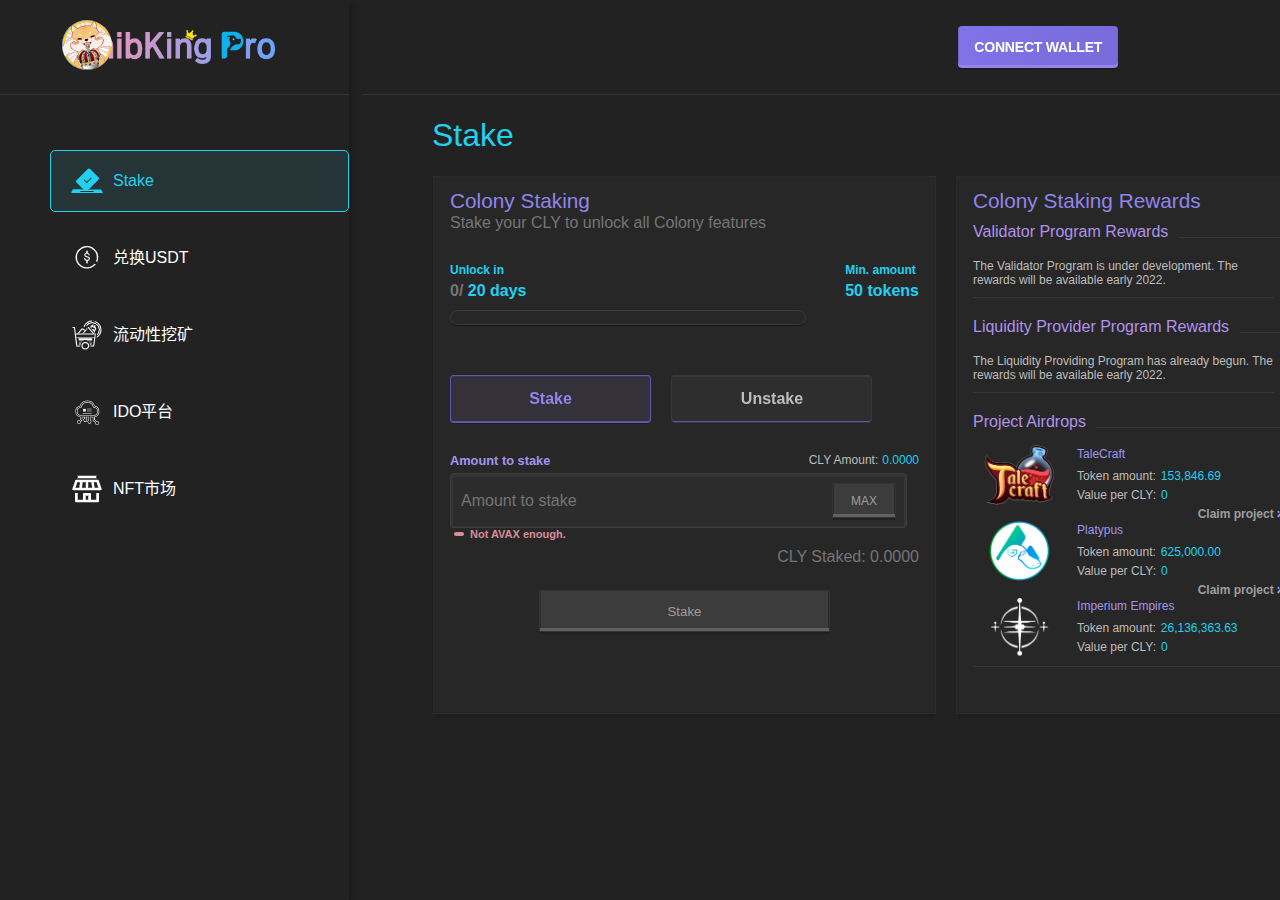
<file: app.html>
<html lang="zh-CN">
  <head>
    <title>ShibKing Pro</title>
    <meta charset="UTF-8" />
    <meta http-equiv="X-UA-Compatible" content="IE=Edge,chrome=1" />
    <meta
      name="viewport"
      content="width=device-width,initial-scale=1.0,maximum-scale=1.0,user-scalable=no"
    />
    <link href="pro2.ico" type="image/x-icon" rel="icon" />
    <link rel="stylesheet" href="css/r.css">
    <script src="js/jquery-1.8.3.min.js"></script>
    <script>
      window.ga =
        window.ga ||
        function () {
          (ga.q = ga.q || []).push(arguments);
        };
      ga.l = +new Date();
      ga("create", "UA-105392568-1", "auto");
      ga("send", "pageview");
    </script>
    <link rel="stylesheet" type="text/css" href="css/app.css" />
  </head>
  <body>
    <div class="container">
      <!-- <ul class="app_menu">
        <div class="logo_container">
          <img class="app_menu_logo" src="./img/logo.png" />
        </div>
        <li data="1">
          <svg class="MuiSvgIcon-root MuiSvgIcon-fontSizeMedium css-vubbuv" focusable="false" viewBox="0 0 22 22" aria-hidden="true" width="22" height="22" fill="none" xmlns="http://www.w3.org/2000/svg"><path d="M14,11c0,1.7-1.3,3-3,3c-1.7,0-3-1.3-3-3c0-1.7,1.3-3,3-3C12.7,8,14,9.3,14,11z M11,2v6V2z M13.1,13.1l4.2,4.2 L13.1,13.1z M20,11c0,5-4,9-9,9s-9-4-9-9c0-5,4-9,9-9S20,6,20,11z" style="fill: none; stroke: rgb(224, 224, 224); stroke-width: 1.4; stroke-miterlimit: 10;"></path></svg><span>Dashboard</span>
        </li>
        <li data="2" class="active">
          <svg class="MuiSvgIcon-root MuiSvgIcon-fontSizeMedium css-vubbuv" focusable="false" viewBox="0 0 22 22" aria-hidden="true" width="22" height="22" fill="none" xmlns="http://www.w3.org/2000/svg"><path d="M8,11.9h3.6 M11.6,10.1H8 M12.8,9.2c0-0.7-0.5-1.2-1.2-1.2h-1.2C9.7,8,9.2,8.5,9.2,9.2v3.6 c0,0.7,0.5,1.2,1.2,1.2h1.2c0.7,0,1.2-0.5,1.2-1.2 M11,2c5,0,9,4,9,9c0,2.5-1,5-2.6,6.6h2 M11,20c-5,0-9-4-9-9c0-2.5,1-5,2.6-6.6h-2 M11,17.6c-3.6,0-6.6-3-6.6-6.6s3-6.6,6.6-6.6s6.6,3,6.6,6.6S14.6,17.6,11,17.6z" style="fill: none; stroke: rgb(0, 202, 239); stroke-width: 1.4; stroke-miterlimit: 10;"></path></svg><span>Stake</span>
        </li>
        <li data="3">
          <svg class="MuiSvgIcon-root MuiSvgIcon-fontSizeMedium css-vubbuv" focusable="false" viewBox="0 0 22 22" aria-hidden="true" width="22" height="22" fill="none" xmlns="http://www.w3.org/2000/svg"><path d="M6.2,2l0,0.6l2.4,3v1.2l-3.8,3.8c-1,1-1.6,2.4-1.6,3.9c0,3,2.5,5.5,5.5,5.5h4.6c3,0,5.5-2.5,5.5-5.5 c0-1.5-0.6-2.9-1.6-3.9l-3.8-3.8V5.6l2.4-3l0-0.6H6.2z M8.6,9.8L11,7.4l2.4,2.4 M6.8,6.2h8.4" style="fill: none; stroke: rgb(224, 224, 224); stroke-width: 1.4; stroke-miterlimit: 10;"></path></svg><span>Portfolio</span>
        </li>
        <li data="4">
          <div>
            <svg class="MuiSvgIcon-root MuiSvgIcon-fontSizeMedium css-vubbuv" focusable="false" viewBox="0 0 22 22" aria-hidden="true" width="22" height="22" fill="none" xmlns="http://www.w3.org/2000/svg"><path d="M20,3.2c0,0.7-0.5,1.2-1.2,1.2s-1.2-0.5-1.2-1.2S18.1,2,18.8,2S20,2.5,20,3.2z M20,18.8c0,0.7-0.5,1.2-1.2,1.2 s-1.2-0.5-1.2-1.2s0.5-1.2,1.2-1.2S20,18.1,20,18.8z M4.4,18.8c0,0.7-0.5,1.2-1.2,1.2S2,19.5,2,18.8s0.5-1.2,1.2-1.2 S4.4,18.1,4.4,18.8z M4.4,3.2c0,0.7-0.5,1.2-1.2,1.2S2,3.9,2,3.2S2.5,2,3.2,2S4.4,2.5,4.4,3.2z M15.3,6.8l2.5-2.5 M4.2,17.8l2.5-2.5 M15.3,15.2l2.5,2.5 M4.2,4.2l2.5,2.5 M17.6,11c0,3.6-3,6.6-6.6,6.6s-6.6-3-6.6-6.6s3-6.6,6.6-6.6S17.6,7.4,17.6,11z" style="fill: none; stroke: rgb(224, 224, 224); stroke-width: 1.4; stroke-miterlimit: 10;"></path></svg><span>Studio</span>
            <svg class="rightIcon rightDown MuiSvgIcon-root MuiSvgIcon-fontSizeMedium css-13rb29c" focusable="false" viewBox="0 0 24 24" aria-hidden="true" data-testid="ArrowDropDownIcon" active="0"><path d="m7 10 5 5 5-5z"></path></svg>
          </div>
          <div class="subMenu">
            <p>Talent</p>
            <p>Hiring</p>
          </div>
        </li>
        <li data="5">
          <img class="active_img" src="img/i5.png" /><img
            class="hide_img"
            src="img/i5h.png"
          /><span>NFT市场</span>
        </li>
      </ul> -->
      <ul class="app_menu">
        <div class="logo_container">
          <img class="app_menu_logo1" src="./img/pro2.png" />
          <img class="app_menu_logo" src="./img/logo.png" />
        </div>
        <li data="1" class="active">
          <img class="active_img" src="img/i1.png" /><img
            class="hide_img"
            src="img/i1h.png"
          /><span>Stake</span>
        </li>
        <li data="2">
          <img class="active_img" src="img/i2.png" /><img
            class="hide_img"
            src="img/i2h.png"
          /><span>兑换USDT</span>
        </li>
        <li data="3">
          <img class="active_img" src="img/i3.png" /><img
            class="hide_img"
            src="img/i3h.png"
          /><span>流动性挖矿</span>
        </li>
        <li data="4">
          <img class="active_img" src="img/i4.png" /><img
            class="hide_img"
            src="img/i4h.png"
          /><span>IDO平台</span>
        </li>
        <li data="5">
          <img class="active_img" src="img/i5.png" /><img
            class="hide_img"
            src="img/i5h.png"
          /><span>NFT市场</span>
        </li>
      </ul>
      <div class="app_right">
        <div class="right_top">
          <button class="ripple">Connect Wallet</button>
        </div>
        <div class="right_logo_container">
          <!-- <img class="right_logo" src="./img/pro2.png" />           -->
          <h2>Stake</h2>
        </div>
        <div class="right_box_container">
          <div class="right_box1">
            <p class="p1">Colony Staking</p>
            <p class="p2">Stake your CLY to unlock all Colony features</p>
            <div class="p3">
              <div>
                <p>Unlock in</p>
                <p class="p3_1">
                  <span class="p3_1_span">0/</span>
                  <span> 20 days</span>
                </p>
              </div>
              <div>
                <p>Min. amount</p>
                <p class="p3_2">
                  50 tokens
                </p>
              </div>
            </div>
            <div class="line"></div>
            <div class="box1_button">
              <button class="button1 active ripple">Stake</button>
              <button class="button2 ripple">Unstake</button>
            </div>
            <div class="box1_money">
              <div class="l">
                Amount to
                <span class="dText">stake</span>
              </div>
              <div class="r">
                <span>CLY Amount:</span>
                <span class="num">0.0000</span>
              </div>
            </div>
            <div class="submit_input">
              <input placeholder="Amount to stake" />
              <button>MAX</button>
            </div>
            <div class="error">Not AVAX enough.</div>
            <p class="p4">CLY Staked:
              0.0000</p>
              <div class="submit_button">
                <button>Stake</button>
              </div>
          </div>  
          <div class="right_box2">
            <p class="p1">Colony Staking Rewards</p>
            <p class="p2">
              Validator Program Rewards
              <span class="line"></span>
            </p>
            <p class="p3">The Validator Program is under development. The rewards will be available early 2022.</p>
            <p class="p2">
              Liquidity Provider Program Rewards
              <span class="line"></span>           
             </p>
            <p class="p3">The Liquidity Providing Program has already begun. The rewards will be available early 2022.</p>
            <p  class="p2">Project Airdrops
              <span class="line"></span>
            </p>
            <div class="scroll_img">
              <div class="scroll_container">
              <div class="img_item">
                <img src="./img/a1.png" />
                <div class="text">
                  <p class="t1">TaleCraft</p>
                  <p class="t2">Token amount:<span class="b">153,846.69</span></p>
                  <p class="t2">Value per CLY:<span class="b">0</span></p>
                  <div class="go">
                    <span>Claim project</span>
                    <svg class="MuiSvgIcon-root MuiSvgIcon-fontSizeMedium css-653eao" focusable="false" viewBox="0 0 5 8" aria-hidden="true" width="5" height="8" fill="none" xmlns="http://www.w3.org/2000/svg"><g id="Warstwa_9" style="display: none;"><g style="display: inline;"><line x1="199" y1="160" x2="201" y2="160" style="fill: none; stroke: rgb(0, 0, 0); stroke-width: 2; stroke-miterlimit: 10;"></line></g><g style="display: inline;"><line x1="203" y1="164" x2="203" y2="159" style="fill: none; stroke: rgb(0, 0, 0); stroke-width: 2; stroke-miterlimit: 10;"></line></g></g><g id="Warstwa_2_00000177457704016007030780000014679297443435951035_" style="display: none;"><g style="display: inline;"><g><line x1="200.6" y1="159" x2="202.1" y2="160.4" style="fill: none; stroke: rgb(64, 170, 240); stroke-width: 2; stroke-miterlimit: 10; stroke-linejoin: bevel;"></line></g><g><line x1="200.6" y1="164.7" x2="204.2" y2="161.1" style="fill: none; stroke: rgb(161, 149, 238); stroke-width: 2; stroke-miterlimit: 10; stroke-linejoin: bevel;"></line></g></g></g><g id="Warstwa_4"><g><rect x="0.4" y="0.9" transform="matrix(0.7071 -0.7071 0.7071 0.7071 -0.8859 1.5633)" width="2" height="2" style="fill: rgb(64, 170, 240);"></rect><rect x="0" y="4.1" transform="matrix(0.7071 -0.7071 0.7071 0.7071 -2.8732 3.2403)" width="5" height="2" style="fill: rgb(161, 149, 238);"></rect></g></g><g id="Warstwa_3" style="display: none;"><rect x="196.4" y="156.2" width="10" height="7" style="display: inline; fill-rule: evenodd; clip-rule: evenodd; fill: rgb(145, 132, 235);"></rect><path d="M221.5,163.1l-8-0.8c-0.5-0.1-0.9-0.5-0.9-1v-4.1c0-0.6,0.4-1,1-1h8c0.6,0,1,0.4,1,1v4.9 C222.6,162.7,222.1,163.2,221.5,163.1z" style="display: inline; fill-rule: evenodd; clip-rule: evenodd; fill: rgb(145, 132, 235);"></path></g></svg>
                  </div>
                </div>
              </div>

              <div class="img_item">
                <img src="./img/a2.png" />
                <div class="text">
                  <p class="t1">Platypus</p>
                  <p class="t2">Token amount:<span class="b">625,000.00</span></p>
                  <p class="t2">Value per CLY:<span class="b">0</span></p>
                  <div class="go">
                    <span>Claim project</span>
                    <svg class="MuiSvgIcon-root MuiSvgIcon-fontSizeMedium css-653eao" focusable="false" viewBox="0 0 5 8" aria-hidden="true" width="5" height="8" fill="none" xmlns="http://www.w3.org/2000/svg"><g id="Warstwa_9" style="display: none;"><g style="display: inline;"><line x1="199" y1="160" x2="201" y2="160" style="fill: none; stroke: rgb(0, 0, 0); stroke-width: 2; stroke-miterlimit: 10;"></line></g><g style="display: inline;"><line x1="203" y1="164" x2="203" y2="159" style="fill: none; stroke: rgb(0, 0, 0); stroke-width: 2; stroke-miterlimit: 10;"></line></g></g><g id="Warstwa_2_00000177457704016007030780000014679297443435951035_" style="display: none;"><g style="display: inline;"><g><line x1="200.6" y1="159" x2="202.1" y2="160.4" style="fill: none; stroke: rgb(64, 170, 240); stroke-width: 2; stroke-miterlimit: 10; stroke-linejoin: bevel;"></line></g><g><line x1="200.6" y1="164.7" x2="204.2" y2="161.1" style="fill: none; stroke: rgb(161, 149, 238); stroke-width: 2; stroke-miterlimit: 10; stroke-linejoin: bevel;"></line></g></g></g><g id="Warstwa_4"><g><rect x="0.4" y="0.9" transform="matrix(0.7071 -0.7071 0.7071 0.7071 -0.8859 1.5633)" width="2" height="2" style="fill: rgb(64, 170, 240);"></rect><rect x="0" y="4.1" transform="matrix(0.7071 -0.7071 0.7071 0.7071 -2.8732 3.2403)" width="5" height="2" style="fill: rgb(161, 149, 238);"></rect></g></g><g id="Warstwa_3" style="display: none;"><rect x="196.4" y="156.2" width="10" height="7" style="display: inline; fill-rule: evenodd; clip-rule: evenodd; fill: rgb(145, 132, 235);"></rect><path d="M221.5,163.1l-8-0.8c-0.5-0.1-0.9-0.5-0.9-1v-4.1c0-0.6,0.4-1,1-1h8c0.6,0,1,0.4,1,1v4.9 C222.6,162.7,222.1,163.2,221.5,163.1z" style="display: inline; fill-rule: evenodd; clip-rule: evenodd; fill: rgb(145, 132, 235);"></path></g></svg>
                  </div>
                </div>
              </div>

              <div class="img_item">
                <img src="./img/a3.png" />
                <div class="text">
                  <p class="t1">Imperium Empires</p>
                  <p class="t2">Token amount:<span class="b">26,136,363.63</span></p>
                  <p class="t2">Value per CLY:<span class="b">0</span></p>
                  <div class="go">
                    <span>Claim project</span>
                    <svg class="MuiSvgIcon-root MuiSvgIcon-fontSizeMedium css-653eao" focusable="false" viewBox="0 0 5 8" aria-hidden="true" width="5" height="8" fill="none" xmlns="http://www.w3.org/2000/svg"><g id="Warstwa_9" style="display: none;"><g style="display: inline;"><line x1="199" y1="160" x2="201" y2="160" style="fill: none; stroke: rgb(0, 0, 0); stroke-width: 2; stroke-miterlimit: 10;"></line></g><g style="display: inline;"><line x1="203" y1="164" x2="203" y2="159" style="fill: none; stroke: rgb(0, 0, 0); stroke-width: 2; stroke-miterlimit: 10;"></line></g></g><g id="Warstwa_2_00000177457704016007030780000014679297443435951035_" style="display: none;"><g style="display: inline;"><g><line x1="200.6" y1="159" x2="202.1" y2="160.4" style="fill: none; stroke: rgb(64, 170, 240); stroke-width: 2; stroke-miterlimit: 10; stroke-linejoin: bevel;"></line></g><g><line x1="200.6" y1="164.7" x2="204.2" y2="161.1" style="fill: none; stroke: rgb(161, 149, 238); stroke-width: 2; stroke-miterlimit: 10; stroke-linejoin: bevel;"></line></g></g></g><g id="Warstwa_4"><g><rect x="0.4" y="0.9" transform="matrix(0.7071 -0.7071 0.7071 0.7071 -0.8859 1.5633)" width="2" height="2" style="fill: rgb(64, 170, 240);"></rect><rect x="0" y="4.1" transform="matrix(0.7071 -0.7071 0.7071 0.7071 -2.8732 3.2403)" width="5" height="2" style="fill: rgb(161, 149, 238);"></rect></g></g><g id="Warstwa_3" style="display: none;"><rect x="196.4" y="156.2" width="10" height="7" style="display: inline; fill-rule: evenodd; clip-rule: evenodd; fill: rgb(145, 132, 235);"></rect><path d="M221.5,163.1l-8-0.8c-0.5-0.1-0.9-0.5-0.9-1v-4.1c0-0.6,0.4-1,1-1h8c0.6,0,1,0.4,1,1v4.9 C222.6,162.7,222.1,163.2,221.5,163.1z" style="display: inline; fill-rule: evenodd; clip-rule: evenodd; fill: rgb(145, 132, 235);"></path></g></svg>
                  </div>
                </div>
              </div>

              <div class="img_item">
                <img src="./img/a4.png" />
                <div class="text">
                  <p class="t1">OH!Finance</p>
                  <p class="t2">Token amount:<span class="b">1,154,761.9</span></p>
                  <p class="t2">Value per CLY:<span class="b">0</span></p>
                  <div class="go">
                    <span>Claim project</span>
                    <svg class="MuiSvgIcon-root MuiSvgIcon-fontSizeMedium css-653eao" focusable="false" viewBox="0 0 5 8" aria-hidden="true" width="5" height="8" fill="none" xmlns="http://www.w3.org/2000/svg"><g id="Warstwa_9" style="display: none;"><g style="display: inline;"><line x1="199" y1="160" x2="201" y2="160" style="fill: none; stroke: rgb(0, 0, 0); stroke-width: 2; stroke-miterlimit: 10;"></line></g><g style="display: inline;"><line x1="203" y1="164" x2="203" y2="159" style="fill: none; stroke: rgb(0, 0, 0); stroke-width: 2; stroke-miterlimit: 10;"></line></g></g><g id="Warstwa_2_00000177457704016007030780000014679297443435951035_" style="display: none;"><g style="display: inline;"><g><line x1="200.6" y1="159" x2="202.1" y2="160.4" style="fill: none; stroke: rgb(64, 170, 240); stroke-width: 2; stroke-miterlimit: 10; stroke-linejoin: bevel;"></line></g><g><line x1="200.6" y1="164.7" x2="204.2" y2="161.1" style="fill: none; stroke: rgb(161, 149, 238); stroke-width: 2; stroke-miterlimit: 10; stroke-linejoin: bevel;"></line></g></g></g><g id="Warstwa_4"><g><rect x="0.4" y="0.9" transform="matrix(0.7071 -0.7071 0.7071 0.7071 -0.8859 1.5633)" width="2" height="2" style="fill: rgb(64, 170, 240);"></rect><rect x="0" y="4.1" transform="matrix(0.7071 -0.7071 0.7071 0.7071 -2.8732 3.2403)" width="5" height="2" style="fill: rgb(161, 149, 238);"></rect></g></g><g id="Warstwa_3" style="display: none;"><rect x="196.4" y="156.2" width="10" height="7" style="display: inline; fill-rule: evenodd; clip-rule: evenodd; fill: rgb(145, 132, 235);"></rect><path d="M221.5,163.1l-8-0.8c-0.5-0.1-0.9-0.5-0.9-1v-4.1c0-0.6,0.4-1,1-1h8c0.6,0,1,0.4,1,1v4.9 C222.6,162.7,222.1,163.2,221.5,163.1z" style="display: inline; fill-rule: evenodd; clip-rule: evenodd; fill: rgb(145, 132, 235);"></path></g></svg>
                  </div>
                </div>
              </div>

              <div class="img_item">
                <img src="./img/a5.png" />
                <div class="text">
                  <p class="t1">Heroes of NFT</p>
                  <p class="t2">Token amount:<span class="b">600,000.00</span></p>
                  <p class="t2">Value per CLY:<span class="b">0</span></p>
                  <div class="go">
                    <span>Claim project</span>
                    <svg class="MuiSvgIcon-root MuiSvgIcon-fontSizeMedium css-653eao" focusable="false" viewBox="0 0 5 8" aria-hidden="true" width="5" height="8" fill="none" xmlns="http://www.w3.org/2000/svg"><g id="Warstwa_9" style="display: none;"><g style="display: inline;"><line x1="199" y1="160" x2="201" y2="160" style="fill: none; stroke: rgb(0, 0, 0); stroke-width: 2; stroke-miterlimit: 10;"></line></g><g style="display: inline;"><line x1="203" y1="164" x2="203" y2="159" style="fill: none; stroke: rgb(0, 0, 0); stroke-width: 2; stroke-miterlimit: 10;"></line></g></g><g id="Warstwa_2_00000177457704016007030780000014679297443435951035_" style="display: none;"><g style="display: inline;"><g><line x1="200.6" y1="159" x2="202.1" y2="160.4" style="fill: none; stroke: rgb(64, 170, 240); stroke-width: 2; stroke-miterlimit: 10; stroke-linejoin: bevel;"></line></g><g><line x1="200.6" y1="164.7" x2="204.2" y2="161.1" style="fill: none; stroke: rgb(161, 149, 238); stroke-width: 2; stroke-miterlimit: 10; stroke-linejoin: bevel;"></line></g></g></g><g id="Warstwa_4"><g><rect x="0.4" y="0.9" transform="matrix(0.7071 -0.7071 0.7071 0.7071 -0.8859 1.5633)" width="2" height="2" style="fill: rgb(64, 170, 240);"></rect><rect x="0" y="4.1" transform="matrix(0.7071 -0.7071 0.7071 0.7071 -2.8732 3.2403)" width="5" height="2" style="fill: rgb(161, 149, 238);"></rect></g></g><g id="Warstwa_3" style="display: none;"><rect x="196.4" y="156.2" width="10" height="7" style="display: inline; fill-rule: evenodd; clip-rule: evenodd; fill: rgb(145, 132, 235);"></rect><path d="M221.5,163.1l-8-0.8c-0.5-0.1-0.9-0.5-0.9-1v-4.1c0-0.6,0.4-1,1-1h8c0.6,0,1,0.4,1,1v4.9 C222.6,162.7,222.1,163.2,221.5,163.1z" style="display: inline; fill-rule: evenodd; clip-rule: evenodd; fill: rgb(145, 132, 235);"></path></g></svg>
                  </div>
                </div>
              </div>

              <div class="img_item">
                <img src="./img/a6.png" />
                <div class="text">
                  <p class="t1">Islander</p>
                  <p class="t2">Token amount:<span class="b">45,000,000.00</span></p>
                  <p class="t2">Value per CLY:<span class="b">0</span></p>
                  <div class="go">
                    <span>Claim project</span>
                    <svg class="MuiSvgIcon-root MuiSvgIcon-fontSizeMedium css-653eao" focusable="false" viewBox="0 0 5 8" aria-hidden="true" width="5" height="8" fill="none" xmlns="http://www.w3.org/2000/svg"><g id="Warstwa_9" style="display: none;"><g style="display: inline;"><line x1="199" y1="160" x2="201" y2="160" style="fill: none; stroke: rgb(0, 0, 0); stroke-width: 2; stroke-miterlimit: 10;"></line></g><g style="display: inline;"><line x1="203" y1="164" x2="203" y2="159" style="fill: none; stroke: rgb(0, 0, 0); stroke-width: 2; stroke-miterlimit: 10;"></line></g></g><g id="Warstwa_2_00000177457704016007030780000014679297443435951035_" style="display: none;"><g style="display: inline;"><g><line x1="200.6" y1="159" x2="202.1" y2="160.4" style="fill: none; stroke: rgb(64, 170, 240); stroke-width: 2; stroke-miterlimit: 10; stroke-linejoin: bevel;"></line></g><g><line x1="200.6" y1="164.7" x2="204.2" y2="161.1" style="fill: none; stroke: rgb(161, 149, 238); stroke-width: 2; stroke-miterlimit: 10; stroke-linejoin: bevel;"></line></g></g></g><g id="Warstwa_4"><g><rect x="0.4" y="0.9" transform="matrix(0.7071 -0.7071 0.7071 0.7071 -0.8859 1.5633)" width="2" height="2" style="fill: rgb(64, 170, 240);"></rect><rect x="0" y="4.1" transform="matrix(0.7071 -0.7071 0.7071 0.7071 -2.8732 3.2403)" width="5" height="2" style="fill: rgb(161, 149, 238);"></rect></g></g><g id="Warstwa_3" style="display: none;"><rect x="196.4" y="156.2" width="10" height="7" style="display: inline; fill-rule: evenodd; clip-rule: evenodd; fill: rgb(145, 132, 235);"></rect><path d="M221.5,163.1l-8-0.8c-0.5-0.1-0.9-0.5-0.9-1v-4.1c0-0.6,0.4-1,1-1h8c0.6,0,1,0.4,1,1v4.9 C222.6,162.7,222.1,163.2,221.5,163.1z" style="display: inline; fill-rule: evenodd; clip-rule: evenodd; fill: rgb(145, 132, 235);"></path></g></svg>
                  </div>
                </div>
              </div>
            
              <div class="img_item">
                <img src="./img/a7.png" />
                <div class="text">
                  <p class="t1">Kyte</p>
                  <p class="t2">Token amount:<span class="b">500,000.00</span></p>
                  <p class="t2">Value per CLY:<span class="b">0</span></p>
                  <div class="go">
                    <span>Claim project</span>
                    <svg class="MuiSvgIcon-root MuiSvgIcon-fontSizeMedium css-653eao" focusable="false" viewBox="0 0 5 8" aria-hidden="true" width="5" height="8" fill="none" xmlns="http://www.w3.org/2000/svg"><g id="Warstwa_9" style="display: none;"><g style="display: inline;"><line x1="199" y1="160" x2="201" y2="160" style="fill: none; stroke: rgb(0, 0, 0); stroke-width: 2; stroke-miterlimit: 10;"></line></g><g style="display: inline;"><line x1="203" y1="164" x2="203" y2="159" style="fill: none; stroke: rgb(0, 0, 0); stroke-width: 2; stroke-miterlimit: 10;"></line></g></g><g id="Warstwa_2_00000177457704016007030780000014679297443435951035_" style="display: none;"><g style="display: inline;"><g><line x1="200.6" y1="159" x2="202.1" y2="160.4" style="fill: none; stroke: rgb(64, 170, 240); stroke-width: 2; stroke-miterlimit: 10; stroke-linejoin: bevel;"></line></g><g><line x1="200.6" y1="164.7" x2="204.2" y2="161.1" style="fill: none; stroke: rgb(161, 149, 238); stroke-width: 2; stroke-miterlimit: 10; stroke-linejoin: bevel;"></line></g></g></g><g id="Warstwa_4"><g><rect x="0.4" y="0.9" transform="matrix(0.7071 -0.7071 0.7071 0.7071 -0.8859 1.5633)" width="2" height="2" style="fill: rgb(64, 170, 240);"></rect><rect x="0" y="4.1" transform="matrix(0.7071 -0.7071 0.7071 0.7071 -2.8732 3.2403)" width="5" height="2" style="fill: rgb(161, 149, 238);"></rect></g></g><g id="Warstwa_3" style="display: none;"><rect x="196.4" y="156.2" width="10" height="7" style="display: inline; fill-rule: evenodd; clip-rule: evenodd; fill: rgb(145, 132, 235);"></rect><path d="M221.5,163.1l-8-0.8c-0.5-0.1-0.9-0.5-0.9-1v-4.1c0-0.6,0.4-1,1-1h8c0.6,0,1,0.4,1,1v4.9 C222.6,162.7,222.1,163.2,221.5,163.1z" style="display: inline; fill-rule: evenodd; clip-rule: evenodd; fill: rgb(145, 132, 235);"></path></g></svg>
                  </div>
                </div>
              </div>

              <div class="img_item">
                <img src="./img/a8.png" />
                <div class="text">
                  <p class="t1">Dogeon</p>
                  <p class="t2">Token amount:<span class="b">6,000,000.664</span></p>
                  <p class="t2">Value per CLY:<span class="b">0</span></p>
                  <div class="go">
                    <span>Claim project</span>
                    <svg class="MuiSvgIcon-root MuiSvgIcon-fontSizeMedium css-653eao" focusable="false" viewBox="0 0 5 8" aria-hidden="true" width="5" height="8" fill="none" xmlns="http://www.w3.org/2000/svg"><g id="Warstwa_9" style="display: none;"><g style="display: inline;"><line x1="199" y1="160" x2="201" y2="160" style="fill: none; stroke: rgb(0, 0, 0); stroke-width: 2; stroke-miterlimit: 10;"></line></g><g style="display: inline;"><line x1="203" y1="164" x2="203" y2="159" style="fill: none; stroke: rgb(0, 0, 0); stroke-width: 2; stroke-miterlimit: 10;"></line></g></g><g id="Warstwa_2_00000177457704016007030780000014679297443435951035_" style="display: none;"><g style="display: inline;"><g><line x1="200.6" y1="159" x2="202.1" y2="160.4" style="fill: none; stroke: rgb(64, 170, 240); stroke-width: 2; stroke-miterlimit: 10; stroke-linejoin: bevel;"></line></g><g><line x1="200.6" y1="164.7" x2="204.2" y2="161.1" style="fill: none; stroke: rgb(161, 149, 238); stroke-width: 2; stroke-miterlimit: 10; stroke-linejoin: bevel;"></line></g></g></g><g id="Warstwa_4"><g><rect x="0.4" y="0.9" transform="matrix(0.7071 -0.7071 0.7071 0.7071 -0.8859 1.5633)" width="2" height="2" style="fill: rgb(64, 170, 240);"></rect><rect x="0" y="4.1" transform="matrix(0.7071 -0.7071 0.7071 0.7071 -2.8732 3.2403)" width="5" height="2" style="fill: rgb(161, 149, 238);"></rect></g></g><g id="Warstwa_3" style="display: none;"><rect x="196.4" y="156.2" width="10" height="7" style="display: inline; fill-rule: evenodd; clip-rule: evenodd; fill: rgb(145, 132, 235);"></rect><path d="M221.5,163.1l-8-0.8c-0.5-0.1-0.9-0.5-0.9-1v-4.1c0-0.6,0.4-1,1-1h8c0.6,0,1,0.4,1,1v4.9 C222.6,162.7,222.1,163.2,221.5,163.1z" style="display: inline; fill-rule: evenodd; clip-rule: evenodd; fill: rgb(145, 132, 235);"></path></g></svg>
                  </div>
                </div>
              </div>

              <div class="img_item">
                <img src="./img/a9.png" />
                <div class="text">
                  <p class="t1">Deliq</p>
                  <p class="t2">Token amount:<span class="b">800,000.00</span></p>
                  <p class="t2">Value per CLY:<span class="b">0</span></p>
                  <div class="go">
                    <span>Claim project</span>
                    <svg class="MuiSvgIcon-root MuiSvgIcon-fontSizeMedium css-653eao" focusable="false" viewBox="0 0 5 8" aria-hidden="true" width="5" height="8" fill="none" xmlns="http://www.w3.org/2000/svg"><g id="Warstwa_9" style="display: none;"><g style="display: inline;"><line x1="199" y1="160" x2="201" y2="160" style="fill: none; stroke: rgb(0, 0, 0); stroke-width: 2; stroke-miterlimit: 10;"></line></g><g style="display: inline;"><line x1="203" y1="164" x2="203" y2="159" style="fill: none; stroke: rgb(0, 0, 0); stroke-width: 2; stroke-miterlimit: 10;"></line></g></g><g id="Warstwa_2_00000177457704016007030780000014679297443435951035_" style="display: none;"><g style="display: inline;"><g><line x1="200.6" y1="159" x2="202.1" y2="160.4" style="fill: none; stroke: rgb(64, 170, 240); stroke-width: 2; stroke-miterlimit: 10; stroke-linejoin: bevel;"></line></g><g><line x1="200.6" y1="164.7" x2="204.2" y2="161.1" style="fill: none; stroke: rgb(161, 149, 238); stroke-width: 2; stroke-miterlimit: 10; stroke-linejoin: bevel;"></line></g></g></g><g id="Warstwa_4"><g><rect x="0.4" y="0.9" transform="matrix(0.7071 -0.7071 0.7071 0.7071 -0.8859 1.5633)" width="2" height="2" style="fill: rgb(64, 170, 240);"></rect><rect x="0" y="4.1" transform="matrix(0.7071 -0.7071 0.7071 0.7071 -2.8732 3.2403)" width="5" height="2" style="fill: rgb(161, 149, 238);"></rect></g></g><g id="Warstwa_3" style="display: none;"><rect x="196.4" y="156.2" width="10" height="7" style="display: inline; fill-rule: evenodd; clip-rule: evenodd; fill: rgb(145, 132, 235);"></rect><path d="M221.5,163.1l-8-0.8c-0.5-0.1-0.9-0.5-0.9-1v-4.1c0-0.6,0.4-1,1-1h8c0.6,0,1,0.4,1,1v4.9 C222.6,162.7,222.1,163.2,221.5,163.1z" style="display: inline; fill-rule: evenodd; clip-rule: evenodd; fill: rgb(145, 132, 235);"></path></g></svg>
                  </div>
                </div>
              </div>

              <div class="img_item">
                <img src="./img/a10.png" />
                <div class="text">
                  <p class="t1">Degis</p>
                  <p class="t2">Token amount:<span class="b">133,333.328</span></p>
                  <p class="t2">Value per CLY:<span class="b">0</span></p>
                  <div class="go">
                    <span>Claim project</span>
                    <svg class="MuiSvgIcon-root MuiSvgIcon-fontSizeMedium css-653eao" focusable="false" viewBox="0 0 5 8" aria-hidden="true" width="5" height="8" fill="none" xmlns="http://www.w3.org/2000/svg"><g id="Warstwa_9" style="display: none;"><g style="display: inline;"><line x1="199" y1="160" x2="201" y2="160" style="fill: none; stroke: rgb(0, 0, 0); stroke-width: 2; stroke-miterlimit: 10;"></line></g><g style="display: inline;"><line x1="203" y1="164" x2="203" y2="159" style="fill: none; stroke: rgb(0, 0, 0); stroke-width: 2; stroke-miterlimit: 10;"></line></g></g><g id="Warstwa_2_00000177457704016007030780000014679297443435951035_" style="display: none;"><g style="display: inline;"><g><line x1="200.6" y1="159" x2="202.1" y2="160.4" style="fill: none; stroke: rgb(64, 170, 240); stroke-width: 2; stroke-miterlimit: 10; stroke-linejoin: bevel;"></line></g><g><line x1="200.6" y1="164.7" x2="204.2" y2="161.1" style="fill: none; stroke: rgb(161, 149, 238); stroke-width: 2; stroke-miterlimit: 10; stroke-linejoin: bevel;"></line></g></g></g><g id="Warstwa_4"><g><rect x="0.4" y="0.9" transform="matrix(0.7071 -0.7071 0.7071 0.7071 -0.8859 1.5633)" width="2" height="2" style="fill: rgb(64, 170, 240);"></rect><rect x="0" y="4.1" transform="matrix(0.7071 -0.7071 0.7071 0.7071 -2.8732 3.2403)" width="5" height="2" style="fill: rgb(161, 149, 238);"></rect></g></g><g id="Warstwa_3" style="display: none;"><rect x="196.4" y="156.2" width="10" height="7" style="display: inline; fill-rule: evenodd; clip-rule: evenodd; fill: rgb(145, 132, 235);"></rect><path d="M221.5,163.1l-8-0.8c-0.5-0.1-0.9-0.5-0.9-1v-4.1c0-0.6,0.4-1,1-1h8c0.6,0,1,0.4,1,1v4.9 C222.6,162.7,222.1,163.2,221.5,163.1z" style="display: inline; fill-rule: evenodd; clip-rule: evenodd; fill: rgb(145, 132, 235);"></path></g></svg>
                  </div>
                </div>
              </div>

              <div class="img_item">
                <img src="./img/a11.png" />
                <div class="text">
                  <p class="t1">Degis</p>
                  <p class="t2">Token amount:<span class="b">133,333.328</span></p>
                  <p class="t2">Value per CLY:<span class="b">0</span></p>
                  <div class="go">
                    <span>Claim project</span>
                    <svg class="MuiSvgIcon-root MuiSvgIcon-fontSizeMedium css-653eao" focusable="false" viewBox="0 0 5 8" aria-hidden="true" width="5" height="8" fill="none" xmlns="http://www.w3.org/2000/svg"><g id="Warstwa_9" style="display: none;"><g style="display: inline;"><line x1="199" y1="160" x2="201" y2="160" style="fill: none; stroke: rgb(0, 0, 0); stroke-width: 2; stroke-miterlimit: 10;"></line></g><g style="display: inline;"><line x1="203" y1="164" x2="203" y2="159" style="fill: none; stroke: rgb(0, 0, 0); stroke-width: 2; stroke-miterlimit: 10;"></line></g></g><g id="Warstwa_2_00000177457704016007030780000014679297443435951035_" style="display: none;"><g style="display: inline;"><g><line x1="200.6" y1="159" x2="202.1" y2="160.4" style="fill: none; stroke: rgb(64, 170, 240); stroke-width: 2; stroke-miterlimit: 10; stroke-linejoin: bevel;"></line></g><g><line x1="200.6" y1="164.7" x2="204.2" y2="161.1" style="fill: none; stroke: rgb(161, 149, 238); stroke-width: 2; stroke-miterlimit: 10; stroke-linejoin: bevel;"></line></g></g></g><g id="Warstwa_4"><g><rect x="0.4" y="0.9" transform="matrix(0.7071 -0.7071 0.7071 0.7071 -0.8859 1.5633)" width="2" height="2" style="fill: rgb(64, 170, 240);"></rect><rect x="0" y="4.1" transform="matrix(0.7071 -0.7071 0.7071 0.7071 -2.8732 3.2403)" width="5" height="2" style="fill: rgb(161, 149, 238);"></rect></g></g><g id="Warstwa_3" style="display: none;"><rect x="196.4" y="156.2" width="10" height="7" style="display: inline; fill-rule: evenodd; clip-rule: evenodd; fill: rgb(145, 132, 235);"></rect><path d="M221.5,163.1l-8-0.8c-0.5-0.1-0.9-0.5-0.9-1v-4.1c0-0.6,0.4-1,1-1h8c0.6,0,1,0.4,1,1v4.9 C222.6,162.7,222.1,163.2,221.5,163.1z" style="display: inline; fill-rule: evenodd; clip-rule: evenodd; fill: rgb(145, 132, 235);"></path></g></svg>
                  </div>
                </div>
              </div>

              <!-- <div class="img_item">
                <img src="https://app.colonylab.io/airdrops/degis.png" />
                <div class="text">
                  <p class="t1">Degis</p>
                  <p class="t2">Token amount:<span class="b">133,333.328</span></p>
                  <p class="t2">Value per CLY:<span class="b">0</span></p>
                  <div class="go">
                    <span>Claim project</span>
                    <svg class="MuiSvgIcon-root MuiSvgIcon-fontSizeMedium css-653eao" focusable="false" viewBox="0 0 5 8" aria-hidden="true" width="5" height="8" fill="none" xmlns="http://www.w3.org/2000/svg"><g id="Warstwa_9" style="display: none;"><g style="display: inline;"><line x1="199" y1="160" x2="201" y2="160" style="fill: none; stroke: rgb(0, 0, 0); stroke-width: 2; stroke-miterlimit: 10;"></line></g><g style="display: inline;"><line x1="203" y1="164" x2="203" y2="159" style="fill: none; stroke: rgb(0, 0, 0); stroke-width: 2; stroke-miterlimit: 10;"></line></g></g><g id="Warstwa_2_00000177457704016007030780000014679297443435951035_" style="display: none;"><g style="display: inline;"><g><line x1="200.6" y1="159" x2="202.1" y2="160.4" style="fill: none; stroke: rgb(64, 170, 240); stroke-width: 2; stroke-miterlimit: 10; stroke-linejoin: bevel;"></line></g><g><line x1="200.6" y1="164.7" x2="204.2" y2="161.1" style="fill: none; stroke: rgb(161, 149, 238); stroke-width: 2; stroke-miterlimit: 10; stroke-linejoin: bevel;"></line></g></g></g><g id="Warstwa_4"><g><rect x="0.4" y="0.9" transform="matrix(0.7071 -0.7071 0.7071 0.7071 -0.8859 1.5633)" width="2" height="2" style="fill: rgb(64, 170, 240);"></rect><rect x="0" y="4.1" transform="matrix(0.7071 -0.7071 0.7071 0.7071 -2.8732 3.2403)" width="5" height="2" style="fill: rgb(161, 149, 238);"></rect></g></g><g id="Warstwa_3" style="display: none;"><rect x="196.4" y="156.2" width="10" height="7" style="display: inline; fill-rule: evenodd; clip-rule: evenodd; fill: rgb(145, 132, 235);"></rect><path d="M221.5,163.1l-8-0.8c-0.5-0.1-0.9-0.5-0.9-1v-4.1c0-0.6,0.4-1,1-1h8c0.6,0,1,0.4,1,1v4.9 C222.6,162.7,222.1,163.2,221.5,163.1z" style="display: inline; fill-rule: evenodd; clip-rule: evenodd; fill: rgb(145, 132, 235);"></path></g></svg>
                  </div>
                </div>
              </div>

              <div class="img_item">
                <img src="https://app.colonylab.io/airdrops/heroes-chained.png" />
                <div class="text">
                  <p class="t1">Heroes Chained</p>
                  <p class="t2">Token amount:<span class="b">128,000.00</span></p>
                  <p class="t2">Value per CLY:<span class="b">0</span></p>
                  <div class="go">
                    <span>Claim project</span>
                    <svg class="MuiSvgIcon-root MuiSvgIcon-fontSizeMedium css-653eao" focusable="false" viewBox="0 0 5 8" aria-hidden="true" width="5" height="8" fill="none" xmlns="http://www.w3.org/2000/svg"><g id="Warstwa_9" style="display: none;"><g style="display: inline;"><line x1="199" y1="160" x2="201" y2="160" style="fill: none; stroke: rgb(0, 0, 0); stroke-width: 2; stroke-miterlimit: 10;"></line></g><g style="display: inline;"><line x1="203" y1="164" x2="203" y2="159" style="fill: none; stroke: rgb(0, 0, 0); stroke-width: 2; stroke-miterlimit: 10;"></line></g></g><g id="Warstwa_2_00000177457704016007030780000014679297443435951035_" style="display: none;"><g style="display: inline;"><g><line x1="200.6" y1="159" x2="202.1" y2="160.4" style="fill: none; stroke: rgb(64, 170, 240); stroke-width: 2; stroke-miterlimit: 10; stroke-linejoin: bevel;"></line></g><g><line x1="200.6" y1="164.7" x2="204.2" y2="161.1" style="fill: none; stroke: rgb(161, 149, 238); stroke-width: 2; stroke-miterlimit: 10; stroke-linejoin: bevel;"></line></g></g></g><g id="Warstwa_4"><g><rect x="0.4" y="0.9" transform="matrix(0.7071 -0.7071 0.7071 0.7071 -0.8859 1.5633)" width="2" height="2" style="fill: rgb(64, 170, 240);"></rect><rect x="0" y="4.1" transform="matrix(0.7071 -0.7071 0.7071 0.7071 -2.8732 3.2403)" width="5" height="2" style="fill: rgb(161, 149, 238);"></rect></g></g><g id="Warstwa_3" style="display: none;"><rect x="196.4" y="156.2" width="10" height="7" style="display: inline; fill-rule: evenodd; clip-rule: evenodd; fill: rgb(145, 132, 235);"></rect><path d="M221.5,163.1l-8-0.8c-0.5-0.1-0.9-0.5-0.9-1v-4.1c0-0.6,0.4-1,1-1h8c0.6,0,1,0.4,1,1v4.9 C222.6,162.7,222.1,163.2,221.5,163.1z" style="display: inline; fill-rule: evenodd; clip-rule: evenodd; fill: rgb(145, 132, 235);"></path></g></svg>
                  </div>
                </div>
              </div> -->
            </div>
            </div>
          </div>  

        <div>
      </div>
    </div>
  </body>
  <script src="./js/script.js" id="Scriptjs-js"></script>
  <script src="./js/app.js" type="text/javascript"></script>
</html>
</file>
<file: css/r.css>
.ripple{position:relative;overflow:hidden;transform:translate3d(0,0,0)}.ripple:after{content:"";display:block;position:absolute;width:100%;height:100%;top:0;left:0;pointer-events:none;background-image:radial-gradient(circle,rgb(97, 86, 174),10%,transparent 10.01%);background-repeat:no-repeat;background-position:50%;transform:scale(10,10);opacity:0;transition:transform .5s,opacity 1s}.ripple:active:after{transform:scale(0,0);opacity:.2;transition:0s}
</file>
<file: css/app.css>
* {
  padding: 0;
  margin: 0;
  font-family: Barlow, sans-serif;
}
.container {
  background: rgb(34, 34, 34);
  width: 100%;
  height: 100%;
  display: flex;
  flex-direction: row;
}
.app_menu {
  width: 30%;
  display: flex;
  flex-direction: column;
  align-items: center;
  list-style: none;
  box-shadow: 5px 5px 5px rgb(32 27 27 / 95%);
}
.logo_container {
  width: 100%;
  border-bottom: 1px solid #333;
  display: flex;
  flex-direction: row;
  justify-content: center;
  padding: 30px 0;
  /* margin-left: 30px; */
  margin-bottom: 40px;
  position: relative;
}
.app_menu li {
  position: relative;
  color: #fff;
  display: flex;
  flex-direction: row;
  justify-content: center;
  align-items: center;
  height: 40px;
  line-height: 40px;
  padding: 10px 95px;
  padding-left: 20px;
  cursor: pointer;
  margin-top: 15px;
  margin-left: 50px;
  border-radius: 5px;
  border: 1px solid transparent;
}
.app_menu img {
  display: block;
  width: 32px;
}
.app_menu span {
  display: block;
  width: 140px;
  margin-left: 10px;
}
.app_menu .active {
  border: 1px solid #20d1f1;
  background: rgba(64, 215, 243, 0.1);
}
.app_menu .active span {
  color: #20d1f1;
}
.app_menu .hide_img,
.app_menu .active .active_img {
  display: block;
}
.app_menu .active_img,
.app_menu .active .hide_img {
  display: none;
}
.empty {
  display: inline-block;
  width: 600px;
  object-fit: contain;
  margin: 0 auto;
  /* position: absolute; */
  /* top: 140px; */
  /* left: 300px; */
}
.app_menu .app_menu_logo {
  display: block;
  width: 200px;
}
.app_menu .app_menu_logo1 {
  width: 50px;
  height: 50px;
  position: absolute;
  left: -50%;
  top: 20px;
  right: 0;
  margin: auto;
  border-radius: 50%;
}
.app_right {
  display: flex;
  flex-direction: column;
  flex: 1;
  padding-left: 14px;
}
.right_top {
  height: 94px;
  border-bottom: 1px solid #333;
  display: flex;
  flex-direction: row;
  justify-content: flex-end;
  align-items: center;
  padding-right: 20%;
}
.right_top button {
  color: rgb(255, 255, 255);
  font-size: 1rem;
  font-weight: 600;
  text-transform: none;
  letter-spacing: -0.2px;
  border-radius: 3px;
  border: 1px solid rgb(121, 107, 218);
  background-image: linear-gradient(
    285deg,
    rgb(121, 107, 218),
    rgb(129, 114, 232)
  );
  box-shadow: rgb(18 18 18 / 35%) 0px 3px 0px -1px,
    rgb(145 132 235) 0px -3px 0px 0px inset,
    rgb(113 100 203) 0px -1px 0px 1px inset;
  display: inline-flex;
  -webkit-box-align: center;
  align-items: center;
  -webkit-box-pack: center;
  justify-content: center;
  position: relative;
  box-sizing: border-box;
  -webkit-tap-highlight-color: transparent;
  outline: 0px;
  border: 0px;
  margin: 0px;
  cursor: pointer;
  user-select: none;
  vertical-align: middle;
  appearance: none;
  text-decoration: none;
  font-family: Barlow, sans-serif;
  font-weight: 500;
  font-size: 0.875rem;
  line-height: 1.75;
  text-transform: uppercase;
  min-width: 64px;
  padding: 9px 16px;
  border-radius: 4px;
  transition: background-color 250ms cubic-bezier(0.4, 0, 0.2, 1) 0ms,
    box-shadow 250ms cubic-bezier(0.4, 0, 0.2, 1) 0ms,
    border-color 250ms cubic-bezier(0.4, 0, 0.2, 1) 0ms,
    color 250ms cubic-bezier(0.4, 0, 0.2, 1) 0ms;
  color: rgb(255, 255, 255);
  background-color: rgb(145, 132, 235);
  font-weight: bold;
}

.right_logo_container {
  margin: 22px 4px;
  display: flex;
  flex-direction: row;
  align-items: center;
}
.right_logo_container h2 {
  display: block;
  margin: 0px 0px 0px 65px;
  padding: 0px;
  font-weight: 500;
  font-size: 2rem;
  color: rgb(32, 209, 241);
}
.right_logo {
  width: 48px;
  -webkit-animation: round_animate 2s linear infinite;
  animation: round_animate 2s linear infinite;
}
@keyframes round_animate {
  to {
    transform: rotate(1turn);
  }
}
.right_box_container {
  display: flex;
  flex-direction: row;
}
.right_box1 {
  width: 469px;
  height: 512px;
  transition: none 0s ease 0s;
  padding: 12px 16px;
  background: rgb(39, 39, 39);
  border: 1px solid rgb(44, 44, 44);
  box-shadow: rgb(30 30 30) 0px 8px 4px -3px,
    rgb(18 18 18 / 35%) 0px 4px 0px -3px,
    rgb(18 18 18 / 20%) 0px -1px 0px 0px inset;
  margin-left: 70px;
}
.right_box2 {
  width: 317px;
  height: 512px;
  margin-left: 20px;
  padding: 12px 16px;
  transition: none 0s ease 0s;
  background: rgb(39, 39, 39);
  border: 1px solid rgb(44, 44, 44);
  box-shadow: rgb(30 30 30) 0px 8px 4px -3px,
    rgb(18 18 18 / 35%) 0px 4px 0px -3px,
    rgb(18 18 18 / 20%) 0px -1px 0px 0px inset;
}

.right_box1 .p1 {
  margin: 0px;
  color: rgb(145, 132, 235);
  font-weight: 500;
  font-size: 1.3rem;
  font-family: Barlow, sans-serif;
  line-height: 1.167;
}
.right_box1 .p2 {
  margin: 0px;
  color: rgb(117, 117, 117);
  font-size: 1rem;
  font-family: Barlow, sans-serif;
  font-weight: 400;
  line-height: 1.235;
}
.right_box1 .p3 {
  width: 100%;
  display: flex;
  flex-direction: row;
  justify-content: space-between;
  font-size: 12px;
  font-weight: 600;
  color: rgb(32, 209, 241);
  margin-top: 30px;
}
.right_box1 .p3 .p3_1,
.right_box1 .p3 .p3_2 {
  font-size: 16px;
  margin-top: 5px;
}
.right_box1 .p3 .p3_1_span {
  color: rgb(117, 117, 117);
}
.right_box1 .line {
  display: block;
  width: 348px;
  height: 7px;
  margin-top: 10px;
  padding: 3px;
  border-radius: 8px;
  border: 1px solid rgb(60, 60, 60);
  box-shadow: rgb(18 18 18) 0px 3px 0px -2px;
  background-color: rgb(39, 39, 39);
}
.box1_button .button1,
.box1_button .button2 {
  width: 201px;
  height: 48px;
  color: rgb(189, 189, 189);
  margin: 0px 16px 0px 0px;
  font-size: 16px;
  font-weight: 600;
  border-radius: 3px;
  text-transform: none;
  border: 1px solid rgb(56, 56, 56);
  background-color: rgb(46, 46, 46);
  box-shadow: rgb(33 33 33 / 3%) 0px 2px 0px -1px,
    rgb(97 86 174) 0px -1px 0px 0px inset,
    rgb(129 114 232 / 10%) 0px 1px 0px 0px inset;
  margin-top: 50px;
  cursor: pointer;
}

.box1_button .active {
  border: 1px solid rgb(97, 86, 174);
  background-color: rgb(52, 49, 59);
  box-shadow: rgb(18 18 18 / 35%) 0px 2px 0px -1px,
    rgb(97 86 174) 0px -1px 0px 0px inset,
    rgb(129 114 232 / 10%) 0px 1px 0px 0px inset;
  color: rgb(145, 132, 235);
}
.box1_money {
  position: relative;
  display: flex;
  flex-direction: row;
  justify-content: space-between;
  margin-top: 30px;
}
.box1_money .l {
  color: rgb(161, 149, 238);
  transform: none;
  font-weight: 600;
  font-size: 0.8rem;
}
.box1_money .r {
  display: flex;
  padding: 0px;
  font-size: 12px;
  font-weight: 500;
  position: relative;
  -webkit-box-align: center;
  align-items: center;
  -webkit-box-pack: end;
  justify-content: flex-end;
  color: rgb(189, 189, 189);
  position: absolute;
  right: 0;
  top: 0;
}
.box1_money .r .num {
  display: inline-block;
  margin: 0px 0px 0px 4px;
  color: rgb(32, 209, 241);
}
.submit_input {
  position: relative;
  width: 435px;
  height: 53px;
  border-radius: 3px;
  border: 1px solid rgb(60, 60, 60);
  background-color: rgb(44, 44, 44);
  box-shadow: rgb(53 53 53) 0px 1px 0px 2px inset,
    rgb(51 51 51) 0px 1px 1px 1px inset, rgb(44 44 44) 0px -1px 0px 1px inset,
    rgb(44 44 44) 0px 0px 0px 1px inset;
  margin-top: 5px;
  padding: 0 10px;
}
.submit_input input {
  font: inherit;
  letter-spacing: inherit;
  color: currentcolor;
  border: 0px;
  box-sizing: content-box;
  background: none;
  height: 1.4375em;
  margin: 0px;
  -webkit-tap-highlight-color: transparent;
  display: block;
  min-width: 0px;
  width: 360px;
  animation-name: mui-auto-fill-cancel;
  animation-duration: 10ms;
  height: 100%;
  outline: none;
  color: rgb(189, 189, 189);
}
.submit_input button {
  position: absolute;
  font-size: 12px;
  max-height: 35px;
  transition: none 0s ease 0s;
  color: rgb(158, 158, 158);
  border: 1px solid rgb(51, 51, 51);
  background-image: none;
  background-color: rgb(60, 60, 60);
  box-shadow: rgb(18 18 18 / 35%) 0px 3px 0px -1px,
    rgb(97 97 97) 0px -3px 0px 0px inset, rgb(44 44 44) 0px -1px 0px 1px inset;
  width: 64px;
  height: 35px;
  top: 9px;
  right: 10px;
}
.error {
  display: block;
  width: 100%;
  margin: 0px;
  padding: 0px 0px 0px 20px;
  position: relative;
  font-size: 11px;
  font-weight: 600;
  color: rgb(219, 140, 155);
}
.error::before {
  display: block;
  width: 10px;
  height: 4px;
  content: "";
  top: 50%;
  left: 4px;
  bottom: 0px;
  border-radius: 3px;
  position: absolute;
  transform: translateY(-50%);
  background: rgb(219, 140, 155);
}
.right_box1 .p4 {
  display: flex;
  margin: 8px 0px 1.5rem;
  padding: 0px;
  font-size: 16px;
  font-weight: 500;
  -webkit-box-align: center;
  align-items: center;
  -webkit-box-pack: end;
  justify-content: flex-end;
  color: rgb(117, 117, 117);
}
.submit_button button {
  display: flex;
  margin: 0 auto;
  padding: 0px 4.5rem;
  -webkit-box-align: center;
  align-items: center;
  -webkit-box-pack: center;
  justify-content: center;
  width: 291px;
  height: 42px;
  transition: none 0s ease 0s;
  color: rgb(158, 158, 158);
  border: 1px solid rgb(51, 51, 51);
  background-image: none;
  background-color: rgb(60, 60, 60);
  box-shadow: rgb(18 18 18 / 35%) 0px 3px 0px -1px,
    rgb(97 97 97) 0px -3px 0px 0px inset, rgb(44 44 44) 0px -1px 0px 1px inset;
}

.right_box2 .p1 {
  margin: 0px;
  color: rgb(145, 132, 235);
  font-weight: 500;
  font-size: 1.3rem;
  font-family: Barlow, sans-serif;
  line-height: 1.167;
  margin-bottom: 10px;
  padding-right: 0;
}
.right_box2 .p2 {
  position: relative;
  display: flex;
  flex-direction: row;
  margin: 0px;
  padding: 0px 0px 4px;
  color: rgb(176, 146, 237);
  font-size: 16px;
  font-weight: 500;
  white-space: nowrap;
  margin-bottom: 10px;
}
.right_box2 .line {
  display: block;
  padding: 0px;
  width: 100%;
  border-bottom: 1px solid rgb(53, 53, 53);
  margin-left: 10px;
  margin-bottom: 3px;
}
.right_box2 .p2::before {
  display: block;
  position: absolute;
  content: "";
  width: 3px;
  height: 15px;
  left: -16px;
  bottom: 2px;
  background: url("https://app.colonylab.io/title-element-right.svg");
}
.right_box2 .p3 {
  position: relative;
  display: block;
  margin: 0px 16px 0px 0px;
  padding: 4px 0px 10px;
  position: relative;
  color: rgb(189, 189, 189);
  font-size: 12px;
  font-family: Barlow, sans-serif;
  border-bottom: 1px solid rgb(53, 53, 53);
  margin-bottom: 20px;
}
.right_box2 .p3::after {
  display: block;
  position: absolute;
  content: "";
  left: 0px;
  bottom: 0px;
  width: 32px;
  height: 2px;
  background: url("https://app.colonylab.io/title-element.svg");
}

.scroll_img {
  display: block;
  width: 100%;
  margin: 0px;
  padding: 0px 0px 10px;
  position: relative;
  border-bottom: 1px solid rgb(53, 53, 53);
}
.scroll_container {
  height: 211px;
  overflow: scroll;
  overflow-x: hidden;
  overflow-y: auto;
}
.scroll_img::after {
  display: block;
  position: absolute;
  content: "";
  left: 0px;
  bottom: 0px;
  width: 32px;
  height: 2px;
  background: url("https://app.colonylab.io/title-element.svg");
}
.scroll_img .img_item {
  display: flex;
  flex-direction: row;
}
.scroll_img .img_item img {
  display: inline-block;
  height: 60px;
  margin-right: 10px;
}
.scroll_img .img_item .text {
  width: 100%;
}
.scroll_img .img_item .text .t1 {
  display: block;
  margin: 2px 0px 8px;
  padding: 0px;
  color: rgb(161, 149, 238);
  font-size: 12px;
  font-weight: 500;
}
.scroll_img .img_item .text .t2 {
  display: block;
  margin: 0px;
  font-size: 12px;
  font-weight: 500;
  color: rgb(189, 189, 189);
  margin-bottom: 5px;
}
.scroll_img .img_item .text .b {
  display: inline-block;
  margin: 0px;
  padding: 0px 0px 0px 2px;
  font-size: 12px;
  font-weight: 500;
  color: rgb(32, 209, 241);
  margin-left: 3px;
}
.scroll_img .img_item .text .go {
  display: block;
  padding: 0px 8px;
  color: rgb(158, 158, 158);
  font-size: 12px;
  font-weight: bold;
  text-align: right;
}

/* 设置滚动条的样式 */
::-webkit-scrollbar {
  width: 3px;
}
/* 滚动槽 */
::-webkit-scrollbar-track {
  -webkit-box-shadow: inset006pxrgba(0, 0, 0, 0.3);
  border-radius: 10px;
}
/* 滚动条滑块 */
::-webkit-scrollbar-thumb {
  border-radius: 10px;
  background: rgba(255, 255, 255, 0.1);
  -webkit-box-shadow: inset006pxrgba(0, 0, 0, 0.5);
}
::-webkit-scrollbar-thumb:window-inactive {
  background: rgba(119, 117, 117, 0.4);
}

.rightIcon {
  user-select: none;
  width: 1em;
  height: 1em;
  display: inline-block;
  fill: currentcolor;
  flex-shrink: 0;
  transition: fill 200ms cubic-bezier(0.4, 0, 0.2, 1) 0ms;
  font-size: 1.5rem;
  position: absolute;
  right: 80px;
}

.subMenu {
  display: none;
  position: absolute;
  top: 50px;
}
.fold .subMenu {
  display: block;
}
</file>
